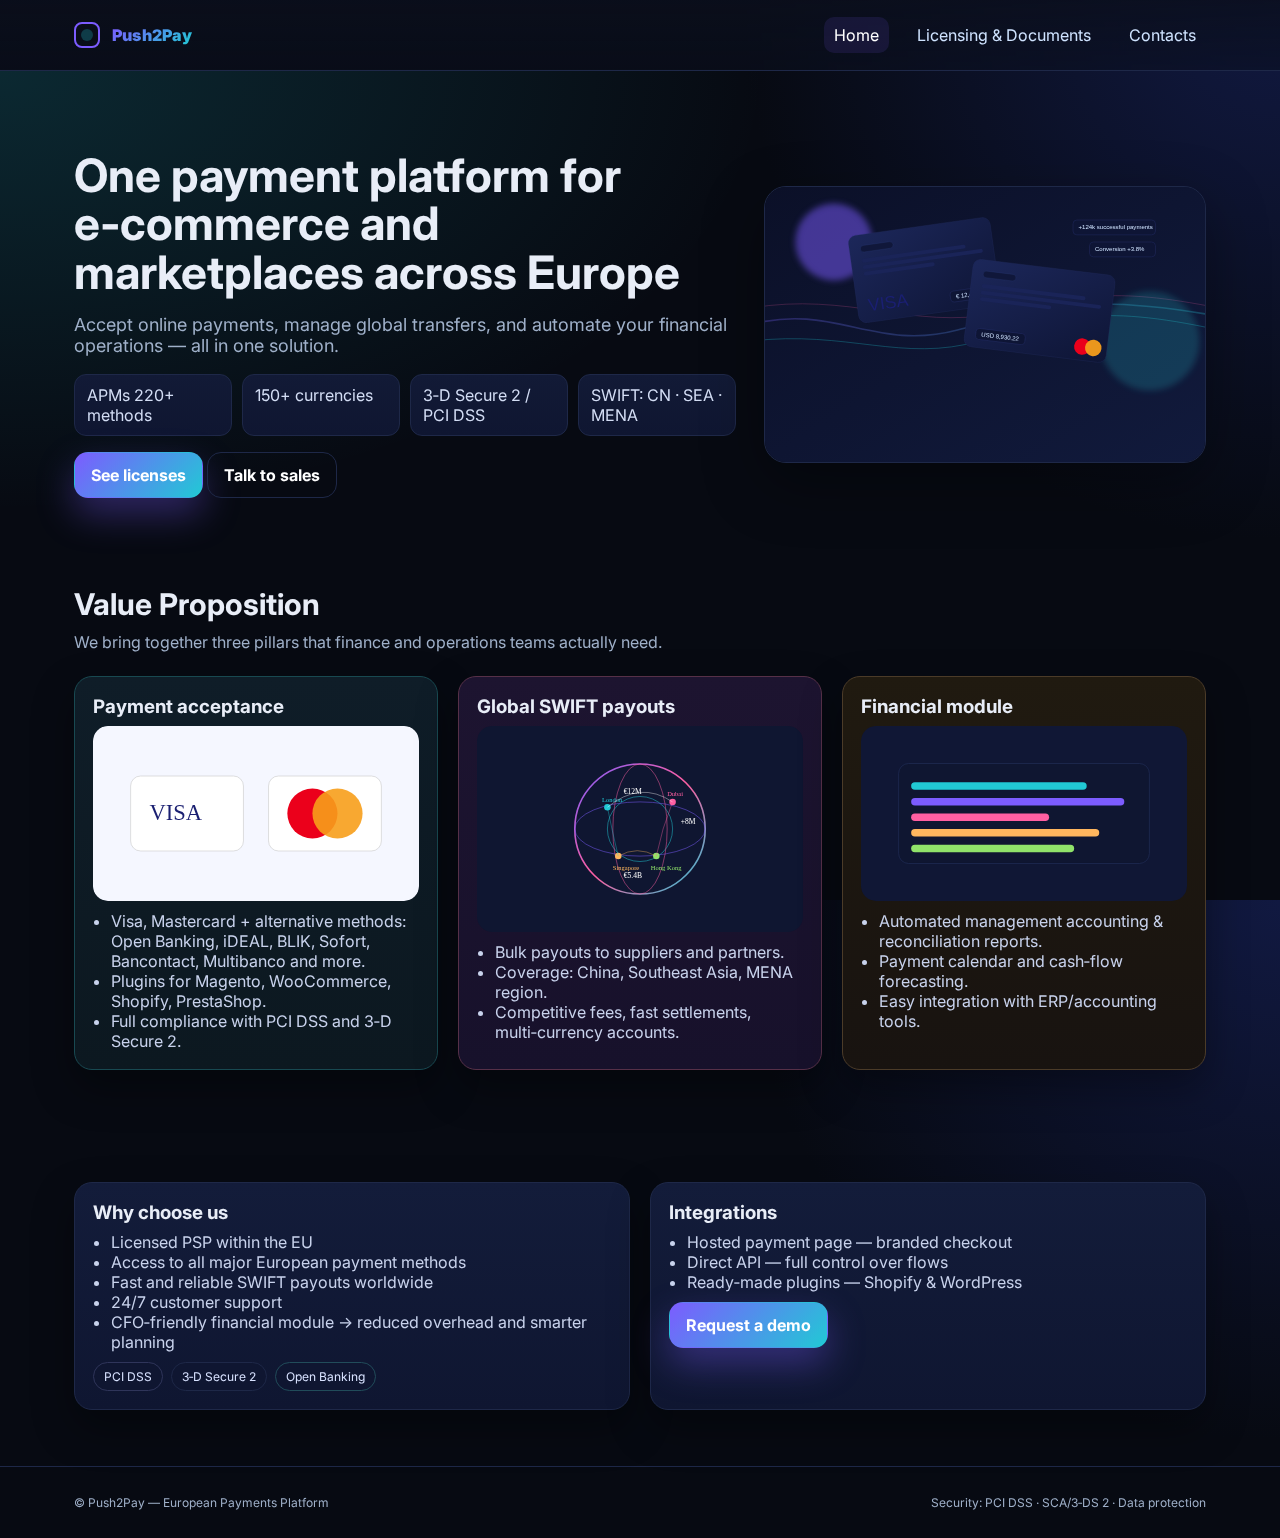
<file: index.html>
<!DOCTYPE html>
<html lang="en"><head><meta charset="utf-8"><meta name="viewport" content="width=device-width,initial-scale=1">
<title>Push2Pay — European Payments Platform</title>
<link href="https://fonts.googleapis.com/css2?family=Inter:wght@400;600;700;800&display=swap" rel="stylesheet">
<link rel="stylesheet" href="styles.css"></head><body>
<header class="site-header"><div class="container header-inner">
  <div class="brand"><img src="assets/logo.svg" width="26" height="26"><b>Push2Pay</b></div>
  <nav class="nav"><a class="active" href="index.html">Home</a><a href="licensing-documents.html">Licensing & Documents</a><a href="contacts.html">Contacts</a></nav>
</div></header>

<section class="hero"><div class="container hero-grid">
  <div>
    <h1 class="display">One payment platform for e‑commerce and marketplaces across Europe</h1>
    <p class="lead">Accept online payments, manage global transfers, and automate your financial operations — all in one solution.</p>
    <ul class="kpis">
      <li>APMs 220+ methods</li><li>150+ currencies</li><li>3‑D Secure 2 / PCI DSS</li><li>SWIFT: CN · SEA · MENA</li>
    </ul>
    <div style="margin-top:16px"><a class="btn primary" href="licensing-documents.html">See licenses</a>
      <a class="btn ghost" href="contacts.html">Talk to sales</a></div>
  </div>
  <img class="hero-art" src="assets/hero-abstract.svg" alt="Push2Pay illustration">
</div></section>

<section class="section"><div class="container">
  <h2 class="h2">Value Proposition</h2>
  <p class="sub">We bring together three pillars that finance and operations teams actually need.</p>
  <div class="grid g3">
    <article class="card accent-mint"><h3>Payment acceptance</h3>
      <img src="assets/accept-cards.svg" alt="" style="border-radius:14px; margin:8px 0 10px">
      <ul class="bullets">
        <li>Visa, Mastercard + alternative methods: Open Banking, iDEAL, BLIK, Sofort, Bancontact, Multibanco and more.</li>
        <li>Plugins for Magento, WooCommerce, Shopify, PrestaShop.</li>
        <li>Full compliance with PCI DSS and 3‑D Secure 2.</li>
      </ul>
    </article>
    <article class="card accent-rose"><h3>Global SWIFT payouts</h3>
      <img src="assets/swift-globe.svg" alt="" style="border-radius:14px; margin:8px 0 10px">
      <ul class="bullets">
        <li>Bulk payouts to suppliers and partners.</li>
        <li>Coverage: China, Southeast Asia, MENA region.</li>
        <li>Competitive fees, fast settlements, multi‑currency accounts.</li>
      </ul>
    </article>
    <article class="card accent-amber"><h3>Financial module</h3>
      <img src="assets/finance-module.svg" alt="" style="border-radius:14px; margin:8px 0 10px">
      <ul class="bullets">
        <li>Automated management accounting & reconciliation reports.</li>
        <li>Payment calendar and cash‑flow forecasting.</li>
        <li>Easy integration with ERP/accounting tools.</li>
      </ul>
    </article>
  </div>
</div></section>

<section class="section"><div class="container grid g2">
  <article class="card">
    <h3>Why choose us</h3>
    <ul class="bullets">
      <li>Licensed PSP within the EU</li>
      <li>Access to all major European payment methods</li>
      <li>Fast and reliable SWIFT payouts worldwide</li>
      <li>24/7 customer support</li>
      <li>CFO‑friendly financial module → reduced overhead and smarter planning</li>
    </ul>
    <div class="badges"><span class="badge pci">PCI DSS</span><span class="badge">3‑D Secure 2</span><span class="badge ob">Open Banking</span></div>
  </article>
  <article class="card">
    <h3>Integrations</h3>
    <ul class="bullets">
      <li>Hosted payment page — branded checkout</li>
      <li>Direct API — full control over flows</li>
      <li>Ready‑made plugins — Shopify & WordPress</li>
    </ul>
    <div style="margin-top:10px"><a class="btn primary" href="contacts.html">Request a demo</a></div>
  </article>
</div></section>

<footer class="site-footer"><div class="container footer-inner">
  <div class="small">© Push2Pay — European Payments Platform</div>
  <div class="small">Security: PCI DSS · SCA/3‑DS 2 · Data protection</div>
</div></footer>
</body></html>
</file>
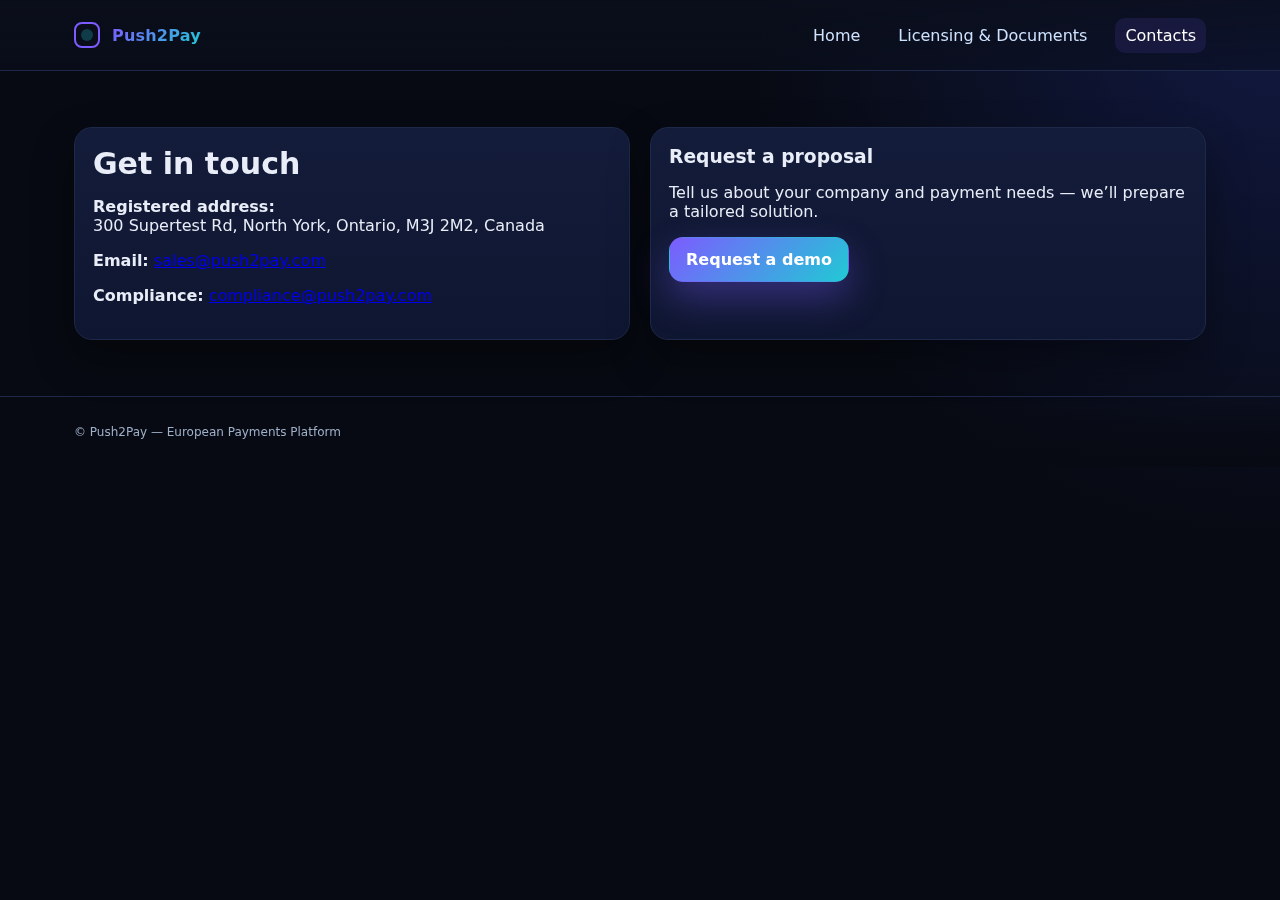
<file: contacts.html>
<!doctype html><html lang="en"><head>
<meta charset="utf-8"><meta name="viewport" content="width=device-width,initial-scale=1">
<title>Push2Pay — Contacts</title><link rel="stylesheet" href="styles.css"></head><body>
<header class="site-header"><div class="container header-inner">
  <div class="brand"><img src="assets/logo.svg" width="26" height="26"><b>Push2Pay</b></div>
  <nav class="nav"><a href="index.html">Home</a><a href="licensing-documents.html">Licensing & Documents</a><a class="active" href="contacts.html">Contacts</a></nav>
</div></header>

<section class="section"><div class="container grid g2">
  <article class="card">
    <h2 class="h2">Get in touch</h2>
    <p><strong>Registered address:</strong><br>300 Supertest Rd, North York, Ontario, M3J 2M2, Canada</p>
    <p><strong>Email:</strong> <a href="mailto:sales@push2pay.com">sales@push2pay.com</a></p>
    <p><strong>Compliance:</strong> <a href="mailto:compliance@push2pay.com">compliance@push2pay.com</a></p>
  </article>
  <article class="card">
    <h3>Request a proposal</h3>
    <p>Tell us about your company and payment needs — we’ll prepare a tailored solution.</p>
    <a class="btn primary" href="mailto:sales@push2pay.com?subject=Push2Pay%20proposal%20request">Request a demo</a>
  </article>
</div></section>

<footer class="site-footer"><div class="container footer-inner">
  <div class="small">© Push2Pay — European Payments Platform</div>
</div></footer>
</body></html>
</file>
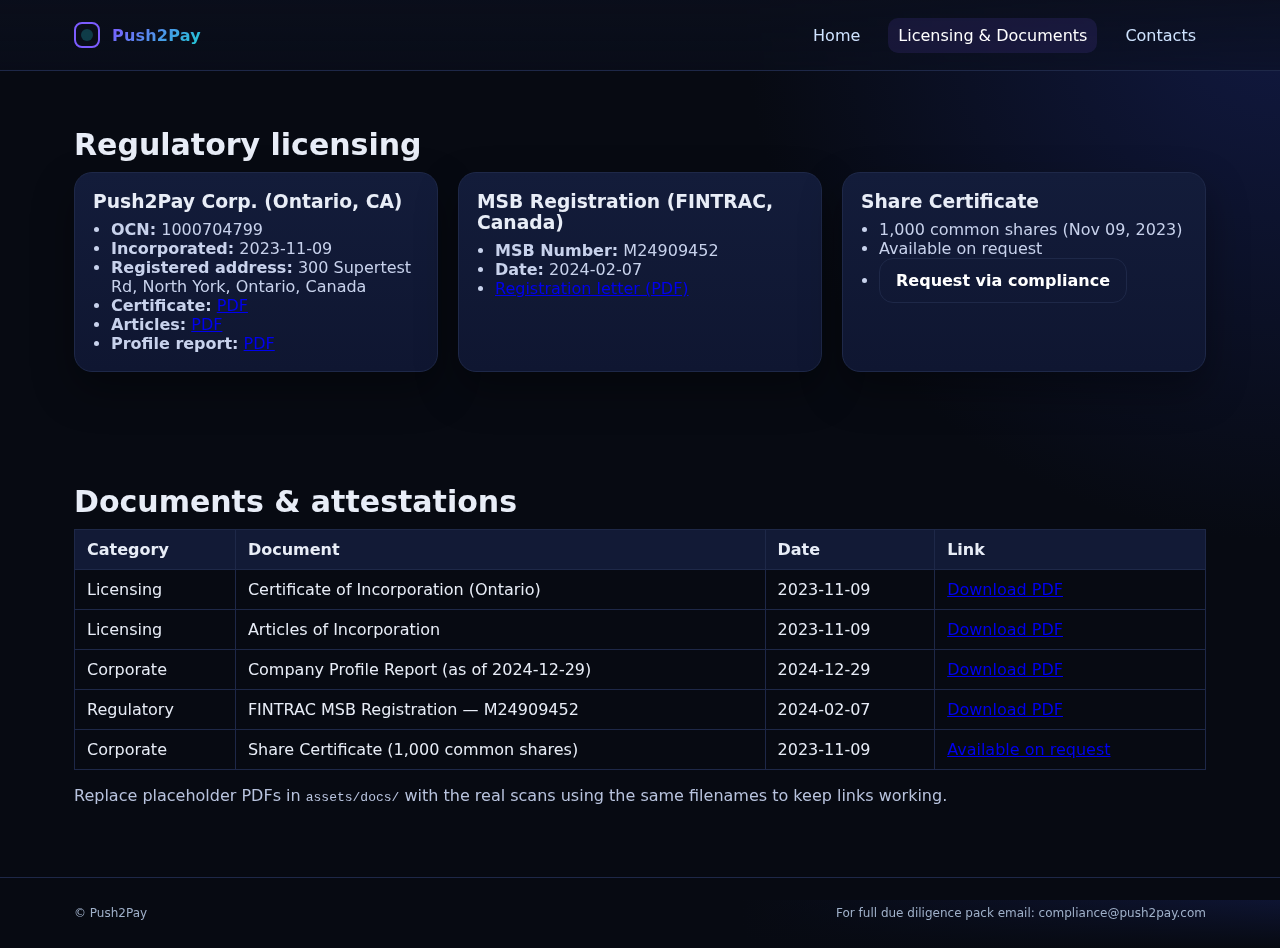
<file: licensing-documents.html>
<!doctype html><html lang="en"><head>
<meta charset="utf-8"><meta name="viewport" content="width=device-width,initial-scale=1">
<title>Push2Pay — Licensing & Documents</title><link rel="stylesheet" href="styles.css"></head><body>
<header class="site-header"><div class="container header-inner">
  <div class="brand"><img src="assets/logo.svg" width="26" height="26"><b>Push2Pay</b></div>
  <nav class="nav"><a href="index.html">Home</a><a class="active" href="licensing-documents.html">Licensing & Documents</a><a href="contacts.html">Contacts</a></nav>
</div></header>

<section class="section"><div class="container">
  <h1 class="h2">Regulatory licensing</h1>
  <div class="grid g3">
    <article class="card"><h3>Push2Pay Corp. (Ontario, CA)</h3><ul class="bullets">
      <li><b>OCN:</b> 1000704799</li>
      <li><b>Incorporated:</b> 2023‑11‑09</li>
      <li><b>Registered address:</b> 300 Supertest Rd, North York, Ontario, Canada</li>
      <li><b>Certificate:</b> <a href="assets/docs/push2pay-certificate-of-incorporation-2023-11-09.pdf" target="_blank">PDF</a></li>
      <li><b>Articles:</b> <a href="assets/docs/push2pay-articles-of-incorporation-2023-11-09.pdf" target="_blank">PDF</a></li>
      <li><b>Profile report:</b> <a href="assets/docs/push2pay-profile-report-2024-12-29.pdf" target="_blank">PDF</a></li>
    </ul></article>
    <article class="card"><h3>MSB Registration (FINTRAC, Canada)</h3><ul class="bullets">
      <li><b>MSB Number:</b> M24909452</li>
      <li><b>Date:</b> 2024‑02‑07</li>
      <li><a href="assets/docs/push2pay-fintrac-msb-registration-2024-02-07.pdf" target="_blank">Registration letter (PDF)</a></li>
    </ul></article>
    <article class="card"><h3>Share Certificate</h3><ul class="bullets">
      <li>1,000 common shares (Nov 09, 2023)</li>
      <li>Available on request</li>
      <li><a class="btn ghost" href="mailto:compliance@push2pay.com?subject=Share%20Certificate%20request">Request via compliance</a></li>
    </ul></article>
  </div>
</div></section>

<section class="section"><div class="container">
  <h2 class="h2">Documents & attestations</h2>
  <table class="doc-table">
    <thead><tr><th>Category</th><th>Document</th><th>Date</th><th>Link</th></tr></thead>
    <tbody>
      <tr><td>Licensing</td><td>Certificate of Incorporation (Ontario)</td><td>2023‑11‑09</td><td><a href="assets/docs/push2pay-certificate-of-incorporation-2023-11-09.pdf" target="_blank">Download PDF</a></td></tr>
      <tr><td>Licensing</td><td>Articles of Incorporation</td><td>2023‑11‑09</td><td><a href="assets/docs/push2pay-articles-of-incorporation-2023-11-09.pdf" target="_blank">Download PDF</a></td></tr>
      <tr><td>Corporate</td><td>Company Profile Report (as of 2024‑12‑29)</td><td>2024‑12‑29</td><td><a href="assets/docs/push2pay-profile-report-2024-12-29.pdf" target="_blank">Download PDF</a></td></tr>
      <tr><td>Regulatory</td><td>FINTRAC MSB Registration — M24909452</td><td>2024‑02‑07</td><td><a href="assets/docs/push2pay-fintrac-msb-registration-2024-02-07.pdf" target="_blank">Download PDF</a></td></tr>
      <tr><td>Corporate</td><td>Share Certificate (1,000 common shares)</td><td>2023‑11‑09</td><td><a href="mailto:compliance@push2pay.com?subject=Share%20Certificate%20request">Available on request</a></td></tr>
    </tbody>
  </table>
  <p class="note">Replace placeholder PDFs in <code>assets/docs/</code> with the real scans using the same filenames to keep links working.</p>
</div></section>

<footer class="site-footer"><div class="container footer-inner">
  <div class="small">© Push2Pay</div>
  <div class="small">For full due diligence pack email: compliance@push2pay.com</div>
</div></footer>
</body></html>
</file>
<file: styles.css>
:root{
  --bg:#070a12; --bg2:#0e1324; --card:#111830; --text:#e8edf7; --muted:#9fb0c9; --line:#1e2848;
  --brand:#7c5cff; --mint:#21c9d5; --rose:#ff7497; --amber:#ffb65e; --lime:#90e36a;
}
*{box-sizing:border-box}html,body{height:100%}
body{margin:0;font-family:Inter, ui-sans-serif, system-ui, -apple-system, Segoe UI, Roboto, Helvetica, Arial, sans-serif;
  color:var(--text); background:radial-gradient(70% 100% at 100% 0%, #111941 0%, #070a12 60%)}
img{max-width:100%; display:block}
.container{max-width:1180px; margin:0 auto; padding:0 24px}
/* Header */
.site-header{position:sticky; top:0; z-index:40; backdrop-filter:saturate(1.2) blur(8px);
  background:linear-gradient(180deg, rgba(11,15,28,.85), rgba(11,15,28,.6)); border-bottom:1px solid var(--line)}
.header-inner{height:70px; display:flex; align-items:center; justify-content:space-between}
.brand{display:flex; align-items:center; gap:12px; font-weight:800; letter-spacing:.2px}
.brand b{background:linear-gradient(135deg, var(--brand), var(--mint)); -webkit-background-clip:text; background-clip:text; color:transparent}
.nav a{color:#cfe3ff; text-decoration:none; margin-left:18px; padding:8px 10px; border-radius:10px}
.nav a:hover, .nav a.active{background:rgba(124,92,255,.12); color:#fff}
/* Hero */
.hero{padding:80px 0 32px; background:radial-gradient(100% 160% at 0% 0%, rgba(33,201,213,.16), transparent 60%)}
.display{font-size:46px; line-height:1.05; margin:0 0 12px}
.lead{color:var(--muted); font-size:18px; max-width:800px}
.hero-grid{display:grid; grid-template-columns:1.2fr .8fr; gap:28px; align-items:center}
.kpis{display:grid; grid-template-columns:repeat(4, minmax(0,1fr)); gap:10px; margin:18px 0 0; padding:0; list-style:none}
.kpis li{background:linear-gradient(180deg, #121a36, #0f1631); border:1px solid var(--line); border-radius:12px; padding:10px 12px; color:#d3ddf4}
.btn{display:inline-flex; align-items:center; gap:10px; padding:12px 16px; border-radius:14px; font-weight:700; text-decoration:none;
  border:1px solid transparent; color:#fff; transition:.2s}
.btn:hover{transform:translateY(-1px)}
.btn.primary{background:linear-gradient(135deg, var(--brand), var(--mint)); box-shadow:0 16px 36px rgba(124,92,255,.35)}
.btn.ghost{border:1px solid var(--line); background:transparent; color:#fff}
.hero-art{border-radius:22px; overflow:hidden; border:1px solid var(--line); box-shadow:0 20px 60px rgba(0,0,0,.35)}
/* Sections */
.section{padding:56px 0}
.h2{font-size:30px; margin:0 0 10px}
.sub{color:var(--muted); margin:0 0 24px}
.grid{display:grid; gap:20px}
.g2{grid-template-columns:1fr 1fr}
.g3{grid-template-columns:repeat(3,1fr)}
.card{background:linear-gradient(180deg, #131c3a, #0f1631); border:1px solid var(--line); border-radius:18px; padding:18px; box-shadow:0 18px 40px rgba(0,0,0,.35)}
.card.accent-rose{border-color:#563048; background:linear-gradient(180deg,#1d1430,#17112b)}
.card.accent-amber{border-color:#4b3b28; background:linear-gradient(180deg,#201a10,#181310)}
.card.accent-mint{border-color:#184951; background:linear-gradient(180deg,#0f1d28,#0c1820)}
.card h3{margin:0 0 8px}
.bullets{color:#c8d2ec; margin:8px 0 0; padding-left:18px}
.badges{display:flex; flex-wrap:wrap; gap:8px; margin-top:10px}
.badge{font-size:12px; padding:6px 10px; border-radius:999px; border:1px solid var(--line); background:#0f1631; color:#d8e2ff}
.badge.pci{border-color:#2f355a}
.badge.ob{border-color:#214c5a}
/* Licensing & docs */
.doc-table{width:100%; border-collapse:collapse; margin-top:10px}
.doc-table th,.doc-table td{border:1px solid var(--line); padding:10px 12px; text-align:left}
.doc-table th{background:#121a36}
.note{color:#b8c3de}
/* Footer */
.site-footer{border-top:1px solid var(--line); padding:28px 0; background:linear-gradient(180deg, transparent, #070a12)}
.footer-inner{display:flex; align-items:center; justify-content:space-between; gap:20px; flex-wrap:wrap}
.small{font-size:12px; color:var(--muted)}
/* Responsive */
@media (max-width:980px){.hero-grid{grid-template-columns:1fr}.kpis{grid-template-columns:repeat(2,1fr)}.g3{grid-template-columns:1fr}.g2{grid-template-columns:1fr} .display{font-size:38px}}
</file>
